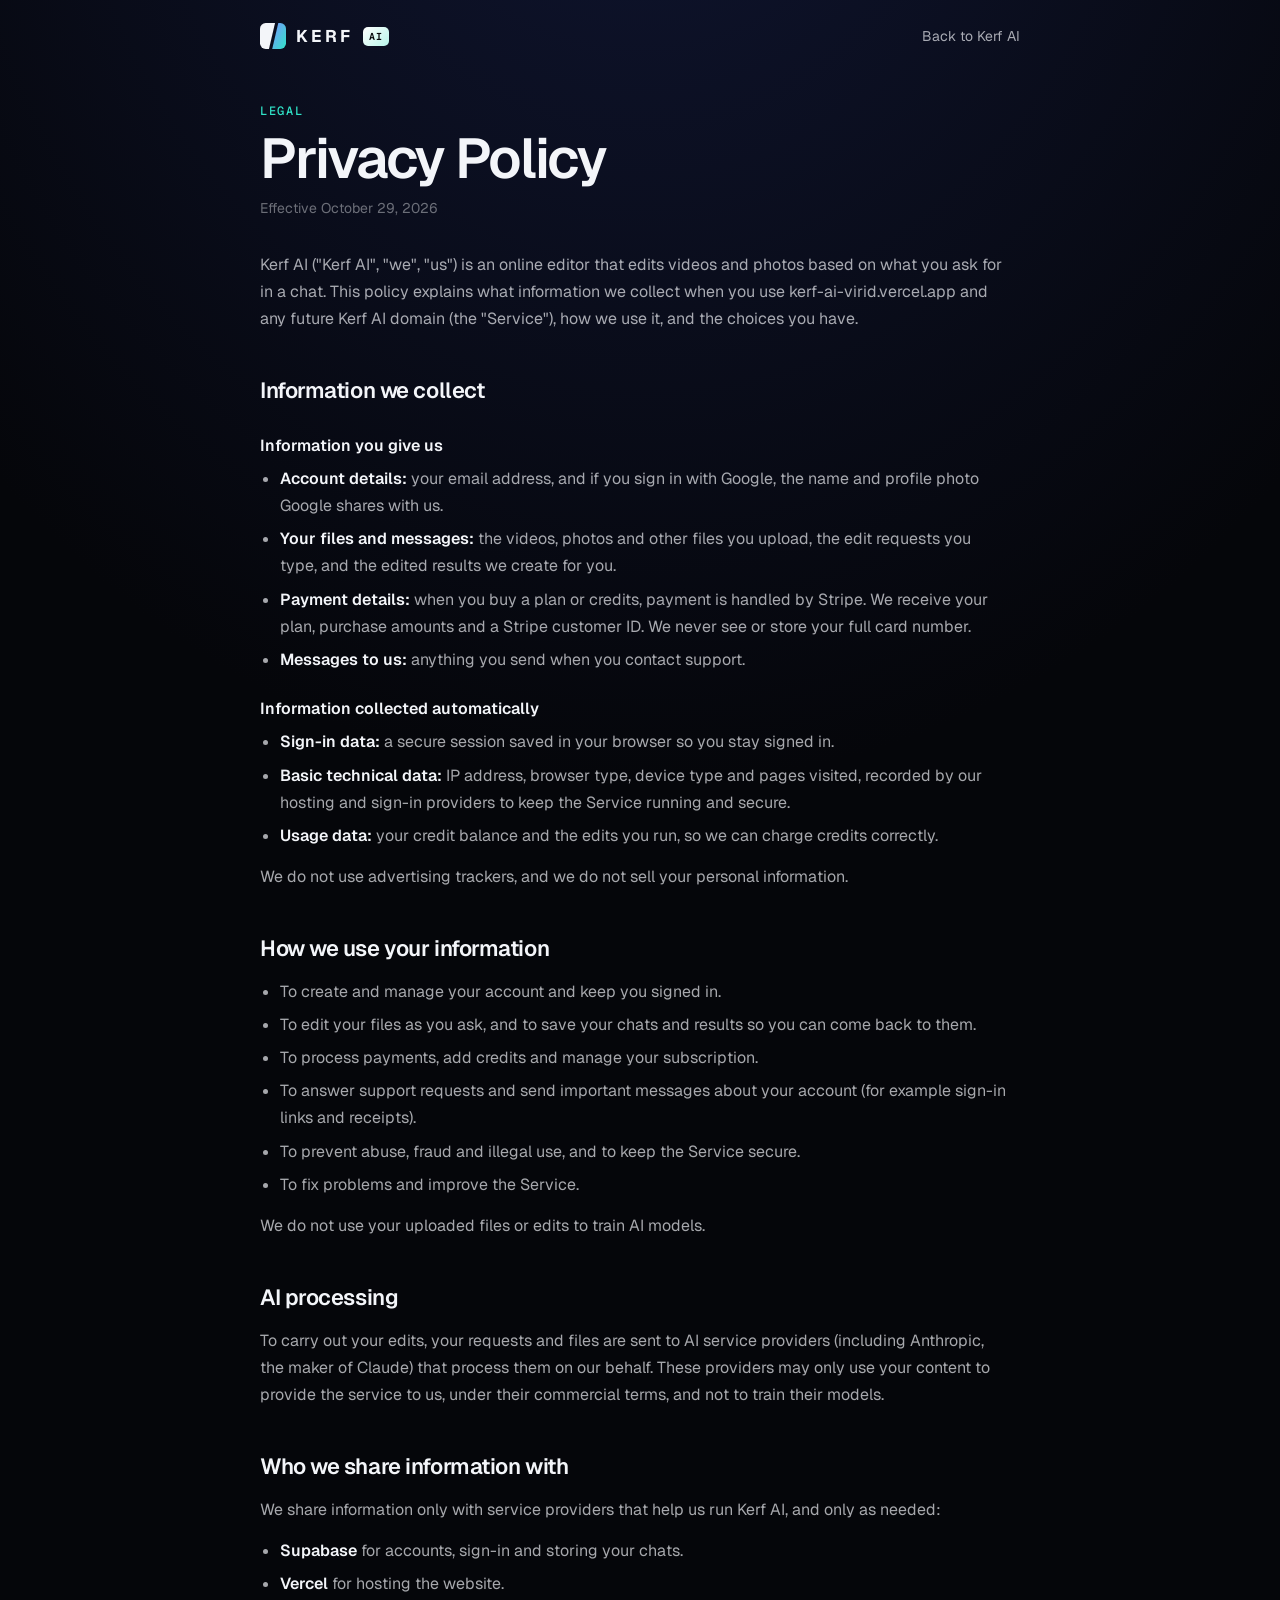
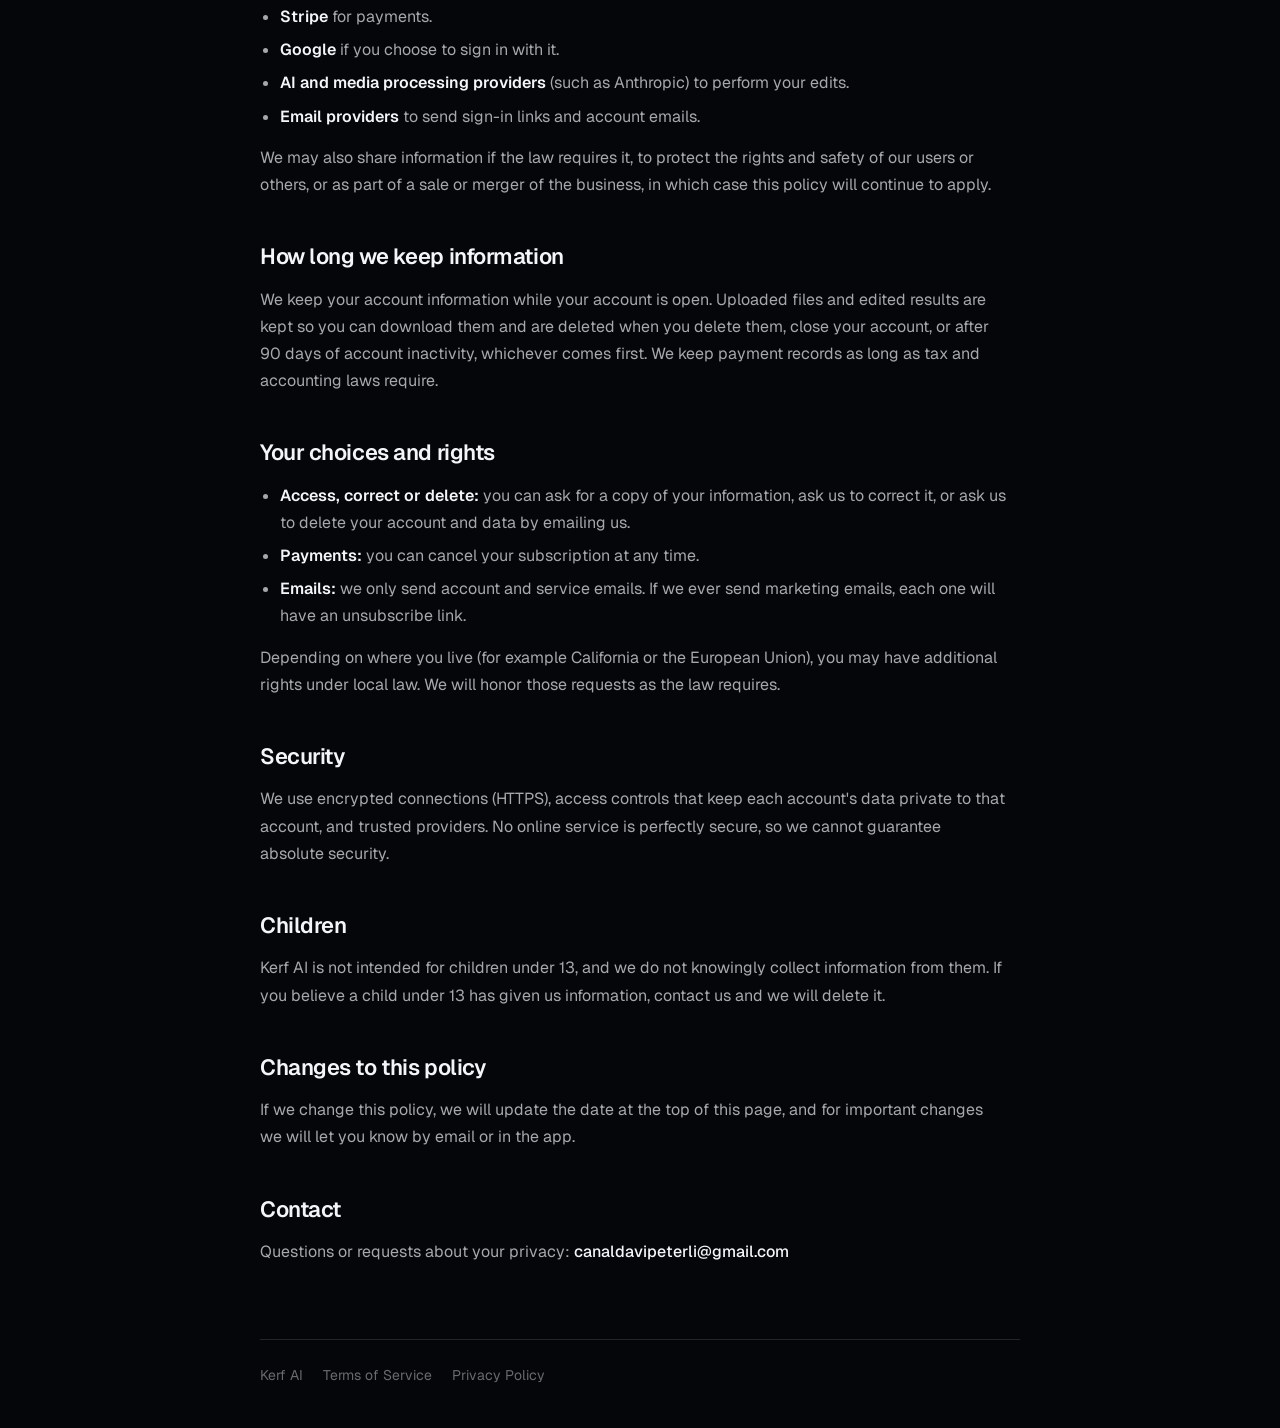
<file: privacy.html>
<!doctype html>
<html lang="en">
<head>
<meta charset="utf-8">
<meta name="viewport" content="width=device-width,initial-scale=1,viewport-fit=cover">
<title>Privacy Policy · Kerf AI</title>
<meta name="description" content="How Kerf AI collects, uses and protects your information.">
<link rel="preconnect" href="https://fonts.googleapis.com">
<link rel="preconnect" href="https://fonts.gstatic.com" crossorigin>
<link rel="stylesheet" href="https://fonts.googleapis.com/css2?family=Geist:wght@300..700&family=Geist+Mono:wght@500&display=swap">
<link rel="stylesheet" href="legal.css">
</head>
<body>
<header class="top"><a class="logo" href="/"><svg viewBox="0 0 32 32" aria-hidden="true"><defs><linearGradient id="lg" x1="0" y1="0" x2="1" y2="1"><stop offset="0" stop-color="#7C95FF"/><stop offset="1" stop-color="#30E3C8"/></linearGradient></defs><path d="M7 0h11.5L11 32H7a7 7 0 0 1-7-7V7a7 7 0 0 1 7-7z" fill="#F3F5F9"/><path d="M22.5 0H25a7 7 0 0 1 7 7v18a7 7 0 0 1-7 7H15z" fill="url(#lg)"/></svg><b>KERF</b><span>AI</span></a><a href="/">Back to Kerf AI</a></header>
<main>
<p class="eyebrow">Legal</p>
<h1>Privacy Policy</h1>
<p class="date">Effective October 29, 2026</p>

<p>Kerf AI ("Kerf AI", "we", "us") is an online editor that edits videos and photos based on what you ask for in a chat. This policy explains what information we collect when you use kerf-ai-virid.vercel.app and any future Kerf AI domain (the "Service"), how we use it, and the choices you have.</p>

<h2>Information we collect</h2>
<h3>Information you give us</h3>
<ul>
<li><b>Account details:</b> your email address, and if you sign in with Google, the name and profile photo Google shares with us.</li>
<li><b>Your files and messages:</b> the videos, photos and other files you upload, the edit requests you type, and the edited results we create for you.</li>
<li><b>Payment details:</b> when you buy a plan or credits, payment is handled by Stripe. We receive your plan, purchase amounts and a Stripe customer ID. We never see or store your full card number.</li>
<li><b>Messages to us:</b> anything you send when you contact support.</li>
</ul>
<h3>Information collected automatically</h3>
<ul>
<li><b>Sign-in data:</b> a secure session saved in your browser so you stay signed in.</li>
<li><b>Basic technical data:</b> IP address, browser type, device type and pages visited, recorded by our hosting and sign-in providers to keep the Service running and secure.</li>
<li><b>Usage data:</b> your credit balance and the edits you run, so we can charge credits correctly.</li>
</ul>
<p>We do not use advertising trackers, and we do not sell your personal information.</p>

<h2>How we use your information</h2>
<ul>
<li>To create and manage your account and keep you signed in.</li>
<li>To edit your files as you ask, and to save your chats and results so you can come back to them.</li>
<li>To process payments, add credits and manage your subscription.</li>
<li>To answer support requests and send important messages about your account (for example sign-in links and receipts).</li>
<li>To prevent abuse, fraud and illegal use, and to keep the Service secure.</li>
<li>To fix problems and improve the Service.</li>
</ul>
<p>We do not use your uploaded files or edits to train AI models.</p>

<h2>AI processing</h2>
<p>To carry out your edits, your requests and files are sent to AI service providers (including Anthropic, the maker of Claude) that process them on our behalf. These providers may only use your content to provide the service to us, under their commercial terms, and not to train their models.</p>

<h2>Who we share information with</h2>
<p>We share information only with service providers that help us run Kerf AI, and only as needed:</p>
<ul>
<li><b>Supabase</b> for accounts, sign-in and storing your chats.</li>
<li><b>Vercel</b> for hosting the website.</li>
<li><b>Stripe</b> for payments.</li>
<li><b>Google</b> if you choose to sign in with it.</li>
<li><b>AI and media processing providers</b> (such as Anthropic) to perform your edits.</li>
<li><b>Email providers</b> to send sign-in links and account emails.</li>
</ul>
<p>We may also share information if the law requires it, to protect the rights and safety of our users or others, or as part of a sale or merger of the business, in which case this policy will continue to apply.</p>

<h2>How long we keep information</h2>
<p>We keep your account information while your account is open. Uploaded files and edited results are kept so you can download them and are deleted when you delete them, close your account, or after 90 days of account inactivity, whichever comes first. We keep payment records as long as tax and accounting laws require.</p>

<h2>Your choices and rights</h2>
<ul>
<li><b>Access, correct or delete:</b> you can ask for a copy of your information, ask us to correct it, or ask us to delete your account and data by emailing us.</li>
<li><b>Payments:</b> you can cancel your subscription at any time.</li>
<li><b>Emails:</b> we only send account and service emails. If we ever send marketing emails, each one will have an unsubscribe link.</li>
</ul>
<p>Depending on where you live (for example California or the European Union), you may have additional rights under local law. We will honor those requests as the law requires.</p>

<h2>Security</h2>
<p>We use encrypted connections (HTTPS), access controls that keep each account's data private to that account, and trusted providers. No online service is perfectly secure, so we cannot guarantee absolute security.</p>

<h2>Children</h2>
<p>Kerf AI is not intended for children under 13, and we do not knowingly collect information from them. If you believe a child under 13 has given us information, contact us and we will delete it.</p>

<h2>Changes to this policy</h2>
<p>If we change this policy, we will update the date at the top of this page, and for important changes we will let you know by email or in the app.</p>

<h2>Contact</h2>
<p>Questions or requests about your privacy: <span class="mail">canaldavipeterli@gmail.com</span></p>
</main>
<footer><a href="/">Kerf AI</a><a href="/terms">Terms of Service</a><a href="/privacy">Privacy Policy</a></footer>
</body>
</html>
</file>
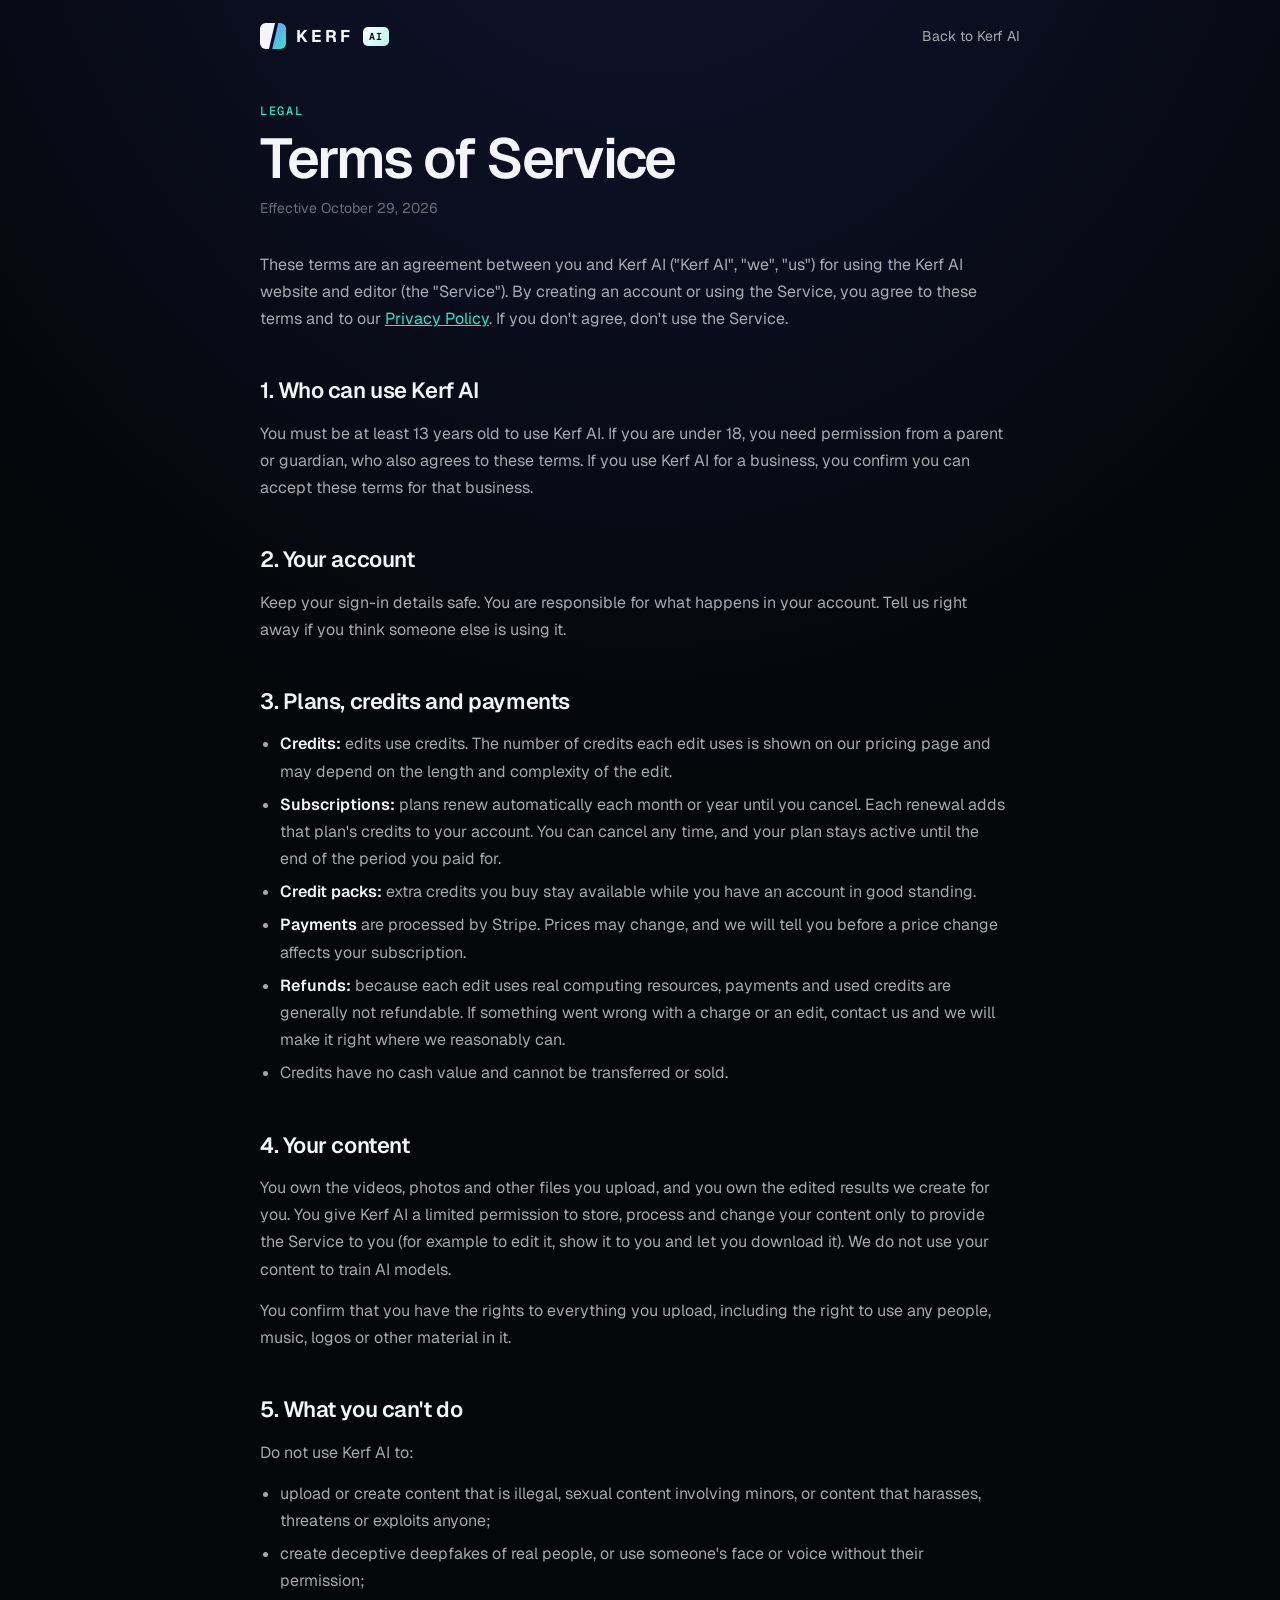
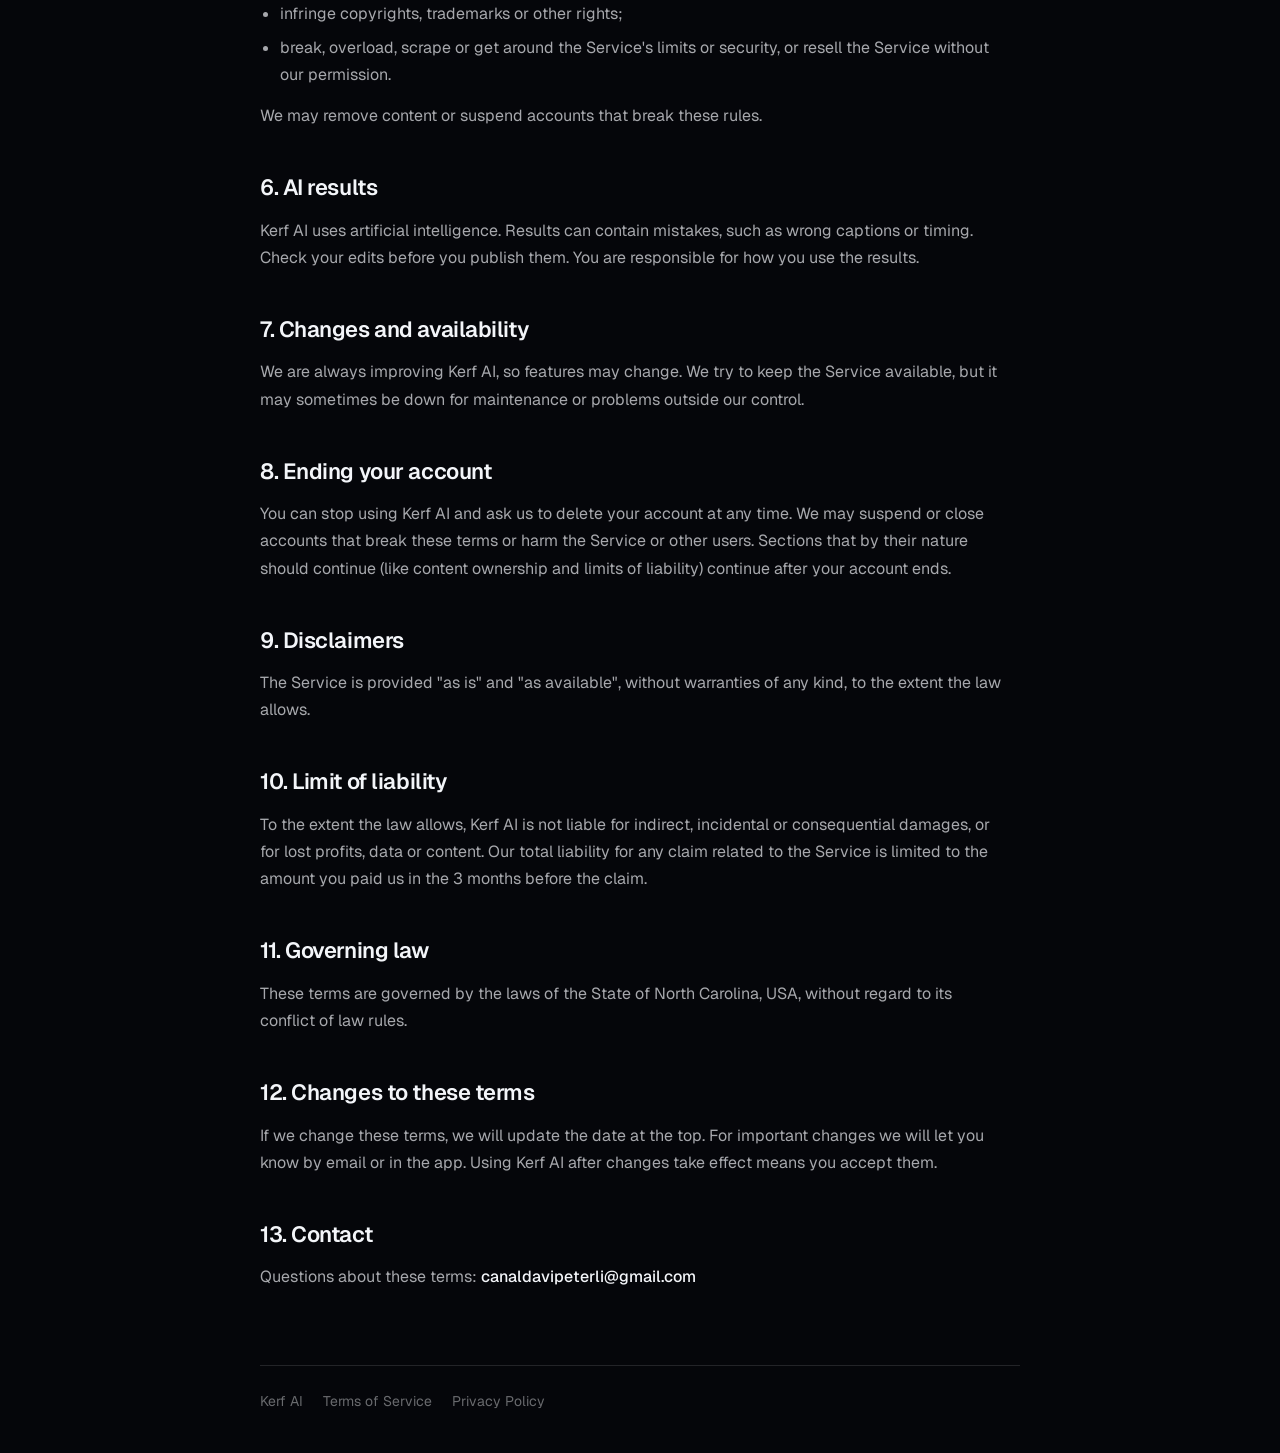
<file: terms.html>
<!doctype html>
<html lang="en">
<head>
<meta charset="utf-8">
<meta name="viewport" content="width=device-width,initial-scale=1,viewport-fit=cover">
<title>Terms of Service · Kerf AI</title>
<meta name="description" content="The terms for using Kerf AI.">
<link rel="preconnect" href="https://fonts.googleapis.com">
<link rel="preconnect" href="https://fonts.gstatic.com" crossorigin>
<link rel="stylesheet" href="https://fonts.googleapis.com/css2?family=Geist:wght@300..700&family=Geist+Mono:wght@500&display=swap">
<link rel="stylesheet" href="legal.css">
</head>
<body>
<header class="top"><a class="logo" href="/"><svg viewBox="0 0 32 32" aria-hidden="true"><defs><linearGradient id="lg" x1="0" y1="0" x2="1" y2="1"><stop offset="0" stop-color="#7C95FF"/><stop offset="1" stop-color="#30E3C8"/></linearGradient></defs><path d="M7 0h11.5L11 32H7a7 7 0 0 1-7-7V7a7 7 0 0 1 7-7z" fill="#F3F5F9"/><path d="M22.5 0H25a7 7 0 0 1 7 7v18a7 7 0 0 1-7 7H15z" fill="url(#lg)"/></svg><b>KERF</b><span>AI</span></a><a href="/">Back to Kerf AI</a></header>
<main>
<p class="eyebrow">Legal</p>
<h1>Terms of Service</h1>
<p class="date">Effective October 29, 2026</p>

<p>These terms are an agreement between you and Kerf AI ("Kerf AI", "we", "us") for using the Kerf AI website and editor (the "Service"). By creating an account or using the Service, you agree to these terms and to our <a href="/privacy">Privacy Policy</a>. If you don't agree, don't use the Service.</p>

<h2>1. Who can use Kerf AI</h2>
<p>You must be at least 13 years old to use Kerf AI. If you are under 18, you need permission from a parent or guardian, who also agrees to these terms. If you use Kerf AI for a business, you confirm you can accept these terms for that business.</p>

<h2>2. Your account</h2>
<p>Keep your sign-in details safe. You are responsible for what happens in your account. Tell us right away if you think someone else is using it.</p>

<h2>3. Plans, credits and payments</h2>
<ul>
<li><b>Credits:</b> edits use credits. The number of credits each edit uses is shown on our pricing page and may depend on the length and complexity of the edit.</li>
<li><b>Subscriptions:</b> plans renew automatically each month or year until you cancel. Each renewal adds that plan's credits to your account. You can cancel any time, and your plan stays active until the end of the period you paid for.</li>
<li><b>Credit packs:</b> extra credits you buy stay available while you have an account in good standing.</li>
<li><b>Payments</b> are processed by Stripe. Prices may change, and we will tell you before a price change affects your subscription.</li>
<li><b>Refunds:</b> because each edit uses real computing resources, payments and used credits are generally not refundable. If something went wrong with a charge or an edit, contact us and we will make it right where we reasonably can.</li>
<li>Credits have no cash value and cannot be transferred or sold.</li>
</ul>

<h2>4. Your content</h2>
<p>You own the videos, photos and other files you upload, and you own the edited results we create for you. You give Kerf AI a limited permission to store, process and change your content only to provide the Service to you (for example to edit it, show it to you and let you download it). We do not use your content to train AI models.</p>
<p>You confirm that you have the rights to everything you upload, including the right to use any people, music, logos or other material in it.</p>

<h2>5. What you can't do</h2>
<p>Do not use Kerf AI to:</p>
<ul>
<li>upload or create content that is illegal, sexual content involving minors, or content that harasses, threatens or exploits anyone;</li>
<li>create deceptive deepfakes of real people, or use someone's face or voice without their permission;</li>
<li>infringe copyrights, trademarks or other rights;</li>
<li>break, overload, scrape or get around the Service's limits or security, or resell the Service without our permission.</li>
</ul>
<p>We may remove content or suspend accounts that break these rules.</p>

<h2>6. AI results</h2>
<p>Kerf AI uses artificial intelligence. Results can contain mistakes, such as wrong captions or timing. Check your edits before you publish them. You are responsible for how you use the results.</p>

<h2>7. Changes and availability</h2>
<p>We are always improving Kerf AI, so features may change. We try to keep the Service available, but it may sometimes be down for maintenance or problems outside our control.</p>

<h2>8. Ending your account</h2>
<p>You can stop using Kerf AI and ask us to delete your account at any time. We may suspend or close accounts that break these terms or harm the Service or other users. Sections that by their nature should continue (like content ownership and limits of liability) continue after your account ends.</p>

<h2>9. Disclaimers</h2>
<p>The Service is provided "as is" and "as available", without warranties of any kind, to the extent the law allows.</p>

<h2>10. Limit of liability</h2>
<p>To the extent the law allows, Kerf AI is not liable for indirect, incidental or consequential damages, or for lost profits, data or content. Our total liability for any claim related to the Service is limited to the amount you paid us in the 3 months before the claim.</p>

<h2>11. Governing law</h2>
<p>These terms are governed by the laws of the State of North Carolina, USA, without regard to its conflict of law rules.</p>

<h2>12. Changes to these terms</h2>
<p>If we change these terms, we will update the date at the top. For important changes we will let you know by email or in the app. Using Kerf AI after changes take effect means you accept them.</p>

<h2>13. Contact</h2>
<p>Questions about these terms: <span class="mail">canaldavipeterli@gmail.com</span></p>
</main>
<footer><a href="/">Kerf AI</a><a href="/terms">Terms of Service</a><a href="/privacy">Privacy Policy</a></footer>
</body>
</html>
</file>
<file: legal.css>
:root{color-scheme:dark;--bg:#05060A;--ink:#F3F5F9;--muted:rgba(243,245,249,.68);--faint:rgba(243,245,249,.42);--stroke:rgba(255,255,255,.12);--accent:#30E3C8}
*{box-sizing:border-box}
body{margin:0;background:radial-gradient(120% 60% at 50% -10%, #101633 0%, transparent 60%), var(--bg);color:var(--ink);font:16px/1.7 "Geist", system-ui, -apple-system, "Segoe UI", sans-serif;-webkit-font-smoothing:antialiased;
  padding-left:max(16px, env(safe-area-inset-left, 0px));padding-right:max(16px, env(safe-area-inset-right, 0px))}
a{color:var(--accent)}
.top{max-width:760px;margin:0 auto;display:flex;justify-content:space-between;align-items:center;padding-block:22px;font-size:14px}
.top a{color:var(--muted);text-decoration:none}
.top a:hover{color:var(--ink)}
.logo{display:flex;align-items:center;gap:10px;color:var(--ink) !important}
.logo svg{width:26px;height:26px}
.logo b{font-weight:700;letter-spacing:.18em;font-size:17px}
.logo span{font:600 10px "Geist Mono", monospace;letter-spacing:.1em;padding:3px 6px;border-radius:5px;background:linear-gradient(135deg,#fff,#B8F5EA);color:#05060A}
main{max-width:760px;margin:0 auto;padding-block:30px 60px}
.eyebrow{font:500 12px "Geist Mono", monospace;letter-spacing:.14em;text-transform:uppercase;color:var(--accent);margin:0}
h1{font-size:clamp(38px,6vw,56px);letter-spacing:-.035em;line-height:1;margin:12px 0 10px;font-weight:600}
.date{color:var(--faint);margin:0 0 30px;font-size:14px}
h2{font-size:22px;letter-spacing:-.02em;margin:40px 0 10px;font-weight:600}
h3{font-size:16px;margin:22px 0 6px;font-weight:600}
p,li{color:var(--muted)}
p{margin:0 0 14px;max-width:68ch}
ul{padding-left:20px;margin:0 0 14px;max-width:68ch}
li{margin:6px 0}
b{color:var(--ink);font-weight:600}
.mail{color:var(--ink);font-weight:500;user-select:all}
footer{max-width:760px;margin:0 auto;padding-block:24px 40px;border-top:1px solid var(--stroke);display:flex;gap:20px;flex-wrap:wrap;font-size:14px}
footer a{color:var(--faint);text-decoration:none}
footer a:hover{color:var(--ink)}
</file>
